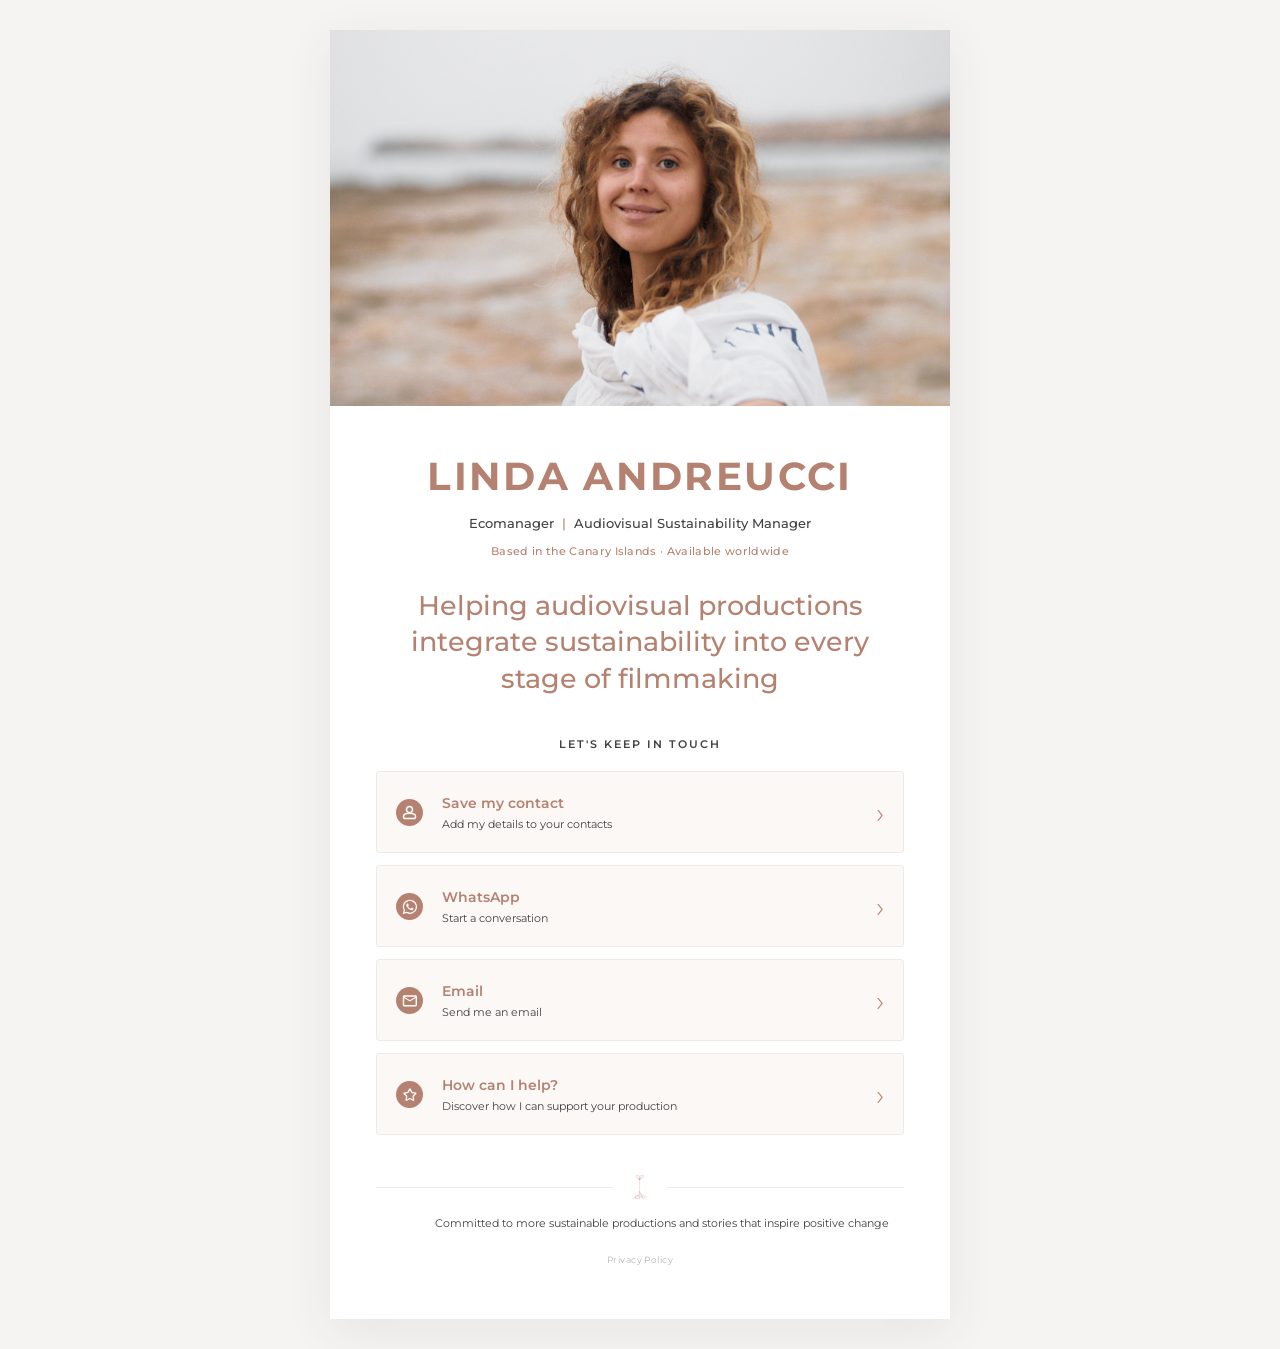
<file: index.html>
<!DOCTYPE html>
<html lang="en">
    
<head>
    <script defer src="https://cloud.umami.is/script.js" data-website-id="87190fb9-3435-491d-8fab-f6ba2c888de2"></script>
    <meta charset="UTF-8">
    <meta name="viewport" content="width=device-width, initial-scale=1.0">

    <title>Linda Andreucci | Audiovisual Sustainability Manager</title>

    <meta name="description"
        content="Audiovisual Sustainability Manager based in the Canary Islands. Helping audiovisual productions integrate sustainability into every stage of filmmaking.">

<meta property="og:type" content="website">

<meta property="og:title"
      content="Linda Andreucci | Audiovisual Sustainability Manager">

<meta property="og:description"
      content="Helping audiovisual productions integrate sustainability into every stage of filmmaking.">

<meta property="og:image"
      content="https://lindaandreucci.github.io/img/preview.jpg">

<meta property="og:url"
      content="https://lindaandreucci.github.io/">

<meta property="og:site_name"
      content="Linda Andreucci">
    
    <link rel="preconnect" href="https://fonts.googleapis.com">
    <link rel="preconnect" href="https://fonts.gstatic.com" crossorigin>

    <link href="https://fonts.googleapis.com/css2?family=Montserrat:wght@300;400;500;600;700;800&display=swap"
        rel="stylesheet">

    <link rel="stylesheet" href="style.css">
    
    <link rel="icon" type="image/png" href="img/favicon.png">
    <link rel="apple-touch-icon" href="img/favicon.png">

</head>

<body>

    <main>

        <section class="hero">

            <img src="img/profile.jpg" alt="Linda Andreucci">

        </section>

        <section class="content">

            <h1>LINDA ANDREUCCI</h1>

           <p class="role">
    <span>Ecomanager</span>
    <span class="divider">|</span>
    <span>Audiovisual Sustainability Manager</span>
</p>

            <p class="location">
                Based in the Canary Islands · Available worldwide
            </p>

            <h2>
                Helping audiovisual productions integrate sustainability into every stage of filmmaking
            </h2>

            <div class="contact-title">

                LET'S KEEP IN TOUCH

            </div>

            <div class="cards">

                <a class="card" href="contact.vcf" data-umami-event="save-contact">

                    <div class="icon">
                        <img src="img/contact.svg" alt="">
                    </div>

                    <div class="text">

                        <h3>Save my contact</h3>

                        <p>Add my details to your contacts</p>

                    </div>

                    <div class="arrow">

                        ›

                    </div>

                </a>

                <a class="card"
                   href="https://wa.me/34650588721" target="_blank" data-umami-event="whatsapp-click">

                    <div class="icon">
                        <img src="img/whatsapp.svg" alt="">
                    </div>

                    <div class="text">

                        <h3>WhatsApp</h3>

                        <p>Start a conversation</p>

                    </div>

                    <div class="arrow">

                        ›

                    </div>

                </a>
                
                    <a class="card"
                    href="mailto:linda.andreucci.pro@gmail.com" data-umami-event="email-click">

                    <div class="icon">
                        <img src="img/email.svg" alt="">
                    </div>

                    <div class="text">

                        <h3>Email</h3>

                        <p>Send me an email</p>

                    </div>

                    <div class="arrow">

                        ›

                    </div>

                </a>

            <a class="card" href="services.html">

    <div class="icon">
        <img src="img/services.svg" alt="">
    </div>

    <div class="text">

        <h3>How can I help?</h3>

        <p>Discover how I can support your production</p>

    </div>

    <div class="arrow">

        ›

    </div>

</a>

            </div>

            <footer>

                <div class="line"></div>

                <img src="img/leaf.svg" alt="" class="leaf">

                <div class="line"></div>

            </footer>

            <p class="footer-text">Committed to more sustainable productions and stories that inspire positive change</p>

            <p class="privacy-link">
                <a href="privacy.html">Privacy Policy</a>
            </p>
            
        </section>

    </main>

</body>

</html>
</file>
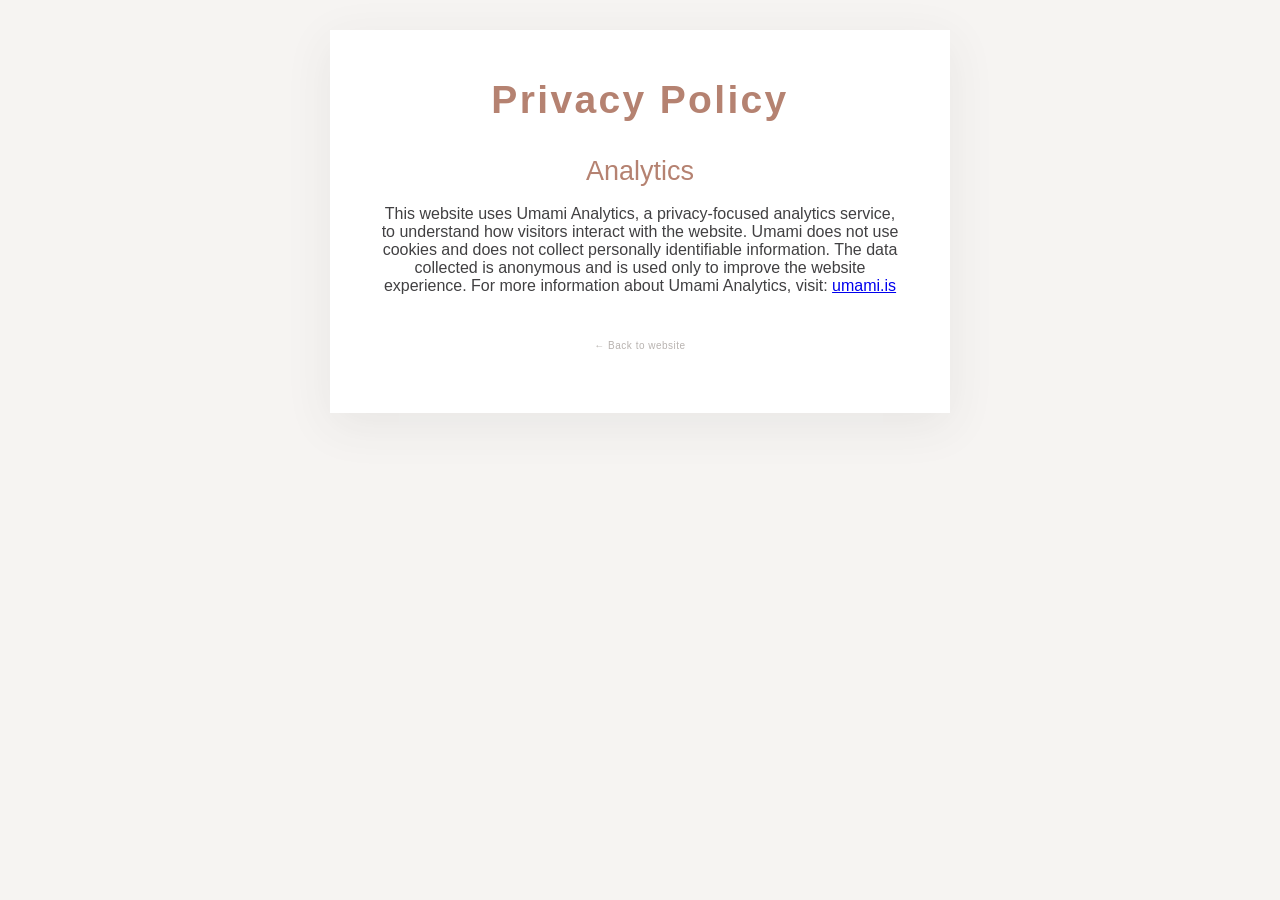
<file: privacy.html>
<!DOCTYPE html>
<html lang="en">

<head>
    <meta charset="UTF-8">
    <meta name="viewport" content="width=device-width, initial-scale=1.0">

    <title>Privacy Policy | Linda Andreucci</title>

    <link rel="stylesheet" href="style.css">
</head>

<body>

<main class="content">

    <h1>Privacy Policy</h1>

    <h2>Analytics</h2>

    <p>
        This website uses Umami Analytics, a privacy-focused analytics service,
        to understand how visitors interact with the website.
    
        Umami does not use cookies and does not collect personally identifiable
        information. The data collected is anonymous and is used only to improve
        the website experience.
    
        For more information about Umami Analytics, visit:
        <a href="https://umami.is" target="_blank">umami.is</a>
    </p>

<p class="privacy-back">
    <a href="index.html">← Back to website</a>
</p>
    
</main>

</body>
    
</html>
</file>
<file: style.css>
:root {
    --primary: #B58271;
    --body-text: #414042;
    --line: #F1E9E4;
    --card-bg: #FBF8F5;
    --white: #FFFFFF;
}

* {
    box-sizing: border-box;
}

html {
    scroll-behavior: smooth;
}

body {
    margin: 0;
    background: var(--white);
    color: var(--body-text);
    font-family: "Montserrat", sans-serif;
    -webkit-font-smoothing: antialiased;
}

main {
    width: 100%;
    max-width: 620px;
    margin: 0 auto;
    overflow: hidden;
}

/* FOTO */

.hero {
    width: 100%;
    max-height: 560px;
    overflow: hidden;
}

.hero img {
    display: block;
    width: 100%;
    height: auto;
    max-height: 560px;
    object-fit: cover;
    object-position: center;
}

/* CONTENUTO */

.content {
    padding: 42px 28px 46px;
    text-align: center;
}

h1 {
    margin: 0;
    color: var(--primary);
    font-size: clamp(25px, 7vw, 39px);
    font-weight: 700;
    letter-spacing: 0.06em;
    line-height: 1.15;
}

.role {
    margin: 14px auto 0;
    max-width: 500px;
    color: var(--body-text);
    font-size: 13px;
    font-weight: 500;
    line-height: 1.6;
}

.role .divider {
    color: var(--primary);
    padding: 0 4px;
}

.location {
    margin: 10px 0 0;
    color: var(--primary);
    font-size: 11px;
    font-weight: 500;
    letter-spacing: 0.03em;
}

h2 {
    max-width: 480px;
    margin: 30px auto 0;
    color: var(--primary);
    font-size: clamp(20px, 5.5vw, 27px);
    font-weight: 500;
    line-height: 1.35;
}

.contact-title {
    margin: 40px 0 20px;
    color: var(--body-text);
    font-size: 11px;
    font-weight: 600;
    letter-spacing: 0.18em;
}

/* CARD */

.cards {
    display: grid;
    gap: 12px;
}

.card {
    display: grid;
    grid-template-columns: 46px 1fr 20px;
    align-items: center;
    min-height: 82px;
    padding: 14px 19px;
    background: var(--card-bg);
    border: 1px solid var(--line);
    border-radius: 3px;
    color: inherit;
    text-align: left;
    text-decoration: none;
    transition:
        transform 0.2s ease,
        box-shadow 0.2s ease,
        background 0.2s ease;
}

.card:hover {
    transform: translateY(-2px);
    box-shadow: 0 8px 22px rgba(65, 64, 66, 0.08);
    background: #FFFDFC;
}

.card:active {
    transform: translateY(0);
}

.icon {
    display: flex;
    align-items: center;
    justify-content: flex-start;
}

.icon img {
    display: block;
    width: 27px;
    height: 27px;
    object-fit: contain;
}

.text h3 {
    margin: 0;
    color: var(--primary);
    font-size: 14px;
    font-weight: 600;
}

.text p {
    margin: 5px 0 0;
    color: var(--body-text);
    font-size: 11px;
    font-weight: 400;
}

.arrow {
    color: var(--primary);
    font-size: 29px;
    font-weight: 300;
    line-height: 1;
    text-align: right;
}

/* FOOTER */

footer {
    display: flex;
    align-items: center;
    gap: 15px;
    margin-top: 40px;
}

.line {
    flex: 1;
    height: 1px;
    background: var(--line);
}

.leaf {
    display: block;
    width: 24px;
    height: 24px;
    object-fit: contain;
}

.footer-text {
    max-width: 410px;
    margin: 15px auto;
    color: var(--body-text);
    font-size: 10px;
    font-weight: 400;
    line-height: 1.7;
    text-align: center;
}
@media (min-width: 621px) {
    .footer-text {
        white-space: nowrap;
        font-size: 11px;
    }
}

/* TABLET E DESKTOP */

@media (min-width: 621px) {
    body {
        padding: 30px 0;
        background: #F6F4F2;
    }

    main {
        background: var(--white);
        box-shadow: 0 12px 45px rgba(65, 64, 66, 0.08);
    }

    .content {
        padding: 48px 46px 52px;
    }
}

/* MOBILE PICCOLI */

@media (max-width: 380px) {
    .content {
        padding-right: 20px;
        padding-left: 20px;
    }

    .card {
        grid-template-columns: 42px 1fr 18px;
        padding-right: 15px;
        padding-left: 15px;
    }

    .text h3 {
        font-size: 13px;
    }
}

/* PRIVACY LINK (sulla pagina index)*/

.privacy-link {
    margin: 10px auto 0;
    text-align: center;
}

.privacy-link a {
    color: #B8B3B0;
    font-size: 9px;
    font-weight: 400;
    letter-spacing: 0.05em;
    text-decoration: none;
}

.privacy-link a:hover {
    color: var(--primary);
}

/* PRIVACY PAGE */

.privacy-page {
    text-align: left;
    padding-top: 55px;
    padding-bottom: 55px;
}

.privacy-page h1 {
    text-align: center;
    margin-bottom: 40px;
    color: var(--primary);
    font-size: clamp(22px, 6vw, 32px);
}

.privacy-page h2 {
    margin: 0 0 20px;
    color: var(--primary);
    font-size: 16px;
    font-weight: 600;
    letter-spacing: 0.03em;
}

.privacy-page p {
    
    margin: 0 auto 18px;
    color: var(--body-text);
    font-size: 11px;
    font-weight: 400;
    line-height: 1.9;
    text-align: left;
}

.privacy-page a {
    color: var(--primary);
    text-decoration: none;
}

.privacy-page a:hover {
    opacity: 0.75;
}

.privacy-back {
    text-align: center !important;
    margin-top: 45px !important;
    font-size: 10px !important;
    letter-spacing: 0.05em;
}

.privacy-back a {
    color: #B8B3B0;
    text-decoration: none;
}

.privacy-back a:hover {
    color: var(--primary);
}

/* =========================
   SERVICES PAGE
========================= */

.services-page {
    text-align: left;
}

/* TOP */

.services-top {
    position: relative;
    min-height: 32px;
    margin-bottom: 10px;
}

.services-back {
    position: absolute;
    left: 0;
    top: 0;
    margin: 0;
    color: var(--primary);
    font-size: 32px;
    font-weight: 300;
    line-height: 1;
    text-decoration: none;
}

.leaf-head {
    display: block;
    width: 30px;
    height: 30px;
    margin: 0 auto;
    object-fit: contain;
}

/* HEADER */

.services-header {
    margin-bottom: 30px;
    text-align: center;
}

.services-name {
    margin: 0;
    color: var(--primary);
    font-size: 15px;
    font-weight: 700;
    letter-spacing: 0.16em;
    opacity: 0.5;
}

.services-quote {
    margin: 22px auto 0;
    color: var(--primary);
    font-size: 13px;
    font-weight: 300;
    font-family: "Montserrat", sans-serif;
    font-style: italic;
    line-height: 1.5;
}


/* INTRO */

.services-intro {
    margin-bottom: 30px;
}

.services-intro h2 {
    font-size: clamp(12px, 5vw, 19px);
    margin-top: 0;
    margin-left: 0;
    text-align: left;
}

.services-intro p {    
    color: var(--body-text);
    font-size: 11px;
    font-weight: 400;
    line-height: 1.8;
}

/* PHASE */

.service-phase {
    margin-bottom: 30px;
}

.service-phase h2 {
    margin: 0 0 12px;
    font-size: clamp(12px, 5vw, 19px);
    font-weight: 500;
}

.phase-description {
    margin: 0 0 25px;
    color: var(--body-text);
    font-size: 11px;
    font-weight: 400;
    line-height: 1.8;
}

/* SERVICE LIST */

.service-list {
    display: grid;
    gap: 9px;
}

/* SHORT HOMEPAGE-STYLE CARD */

.service-item {
    overflow: hidden;
    background: var(--card-bg);
    border: 1px solid var(--line);
    border-radius: 3px;
}

/* BUTTON */

.service-button {
    display: grid;
    grid-template-columns: 38px 1fr 20px;
    align-items: center;
    width: 100%;
    min-height: 58px;
    padding: 10px 19px;
    border: 0;
    background: transparent;
    color: inherit;
    font-family: "Montserrat", sans-serif;
    text-align: left;
    cursor: pointer;
}

.service-icon {
    display: flex;
    align-items: center;
    justify-content: flex-start;
    color: var(--primary);
    line-height: 1;
}

.service-icon img {
    display: block;
    width: 22px;
    height: 22px;
    object-fit: contain;
}

.service-title {
    color: var(--primary);
    font-size: 15px;
    font-weight: 600;
    line-height: 1.4;
}

.service-arrow {
    color: var(--primary);
    font-size: 29px;
    font-weight: 300;
    line-height: 1;
    text-align: right;
    transition: transform 0.2s ease;
}

/* DESCRIPTION */

.service-description {
    max-height: 0;
    padding: 0 19px;
    overflow: hidden;
    color: var(--body-text);
    font-size: 11px;
    font-weight: 400;
    line-height: 1.7;
    opacity: 0;
    transition:
        max-height 0.3s ease,
        padding 0.3s ease,
        opacity 0.25s ease;
}

/* OPEN */

.service-item.active .service-description {
    max-height: 150px;
    padding-bottom: 16px;
    opacity: 1;
}

.service-item.active .service-arrow {
    transform: rotate(90deg);
}

/* JOURNEY */

.journey {
    margin-top: 40px;
}

.journey h2 {
    margin-top: 0;
    margin-left: 0;
    font-size: clamp(12px, 5vw, 19px);
    text-align: left;
}

.journey p {
    
    margin: 10px 0 0;
    color: var(--body-text);
    font-size: 11px;
    font-weight: 400;
    line-height: 1.9;
}

.courses {
    margin-top: 10px;
    text-align: left;
}

.courses p {
    margin: 0 0 10px;
    font-size: 11px;
    line-height: 1.7;
}
.courses p:not(:last-child)::after {
    content: "";
    display: block;
    width: 35px;
    height: 1px;
    margin-top: 10px;
    background: var(--primary);
}
.courses em {
    color: var(--body-text);
    font-weight: 600;
}

.courses span {
    color: var(--primary);
    font-size: 11px;
}

/* CONTACT */

.services-contact {
    margin-top: 40px;
}

.services-contact h2 {
    margin-top: 0;
    margin-left: 0;
    font-size: clamp(12px, 5vw, 19px);
    text-align: left;
}

.services-contact p {
    margin: 16px 0 0;
    color: var(--body-text);
    font-size: 11px;
    font-weight: 400;
    line-height: 1.9;
}

.services-contact-link {
    display: inline-block;
    margin-top: 25px;
    padding: 12px 20px;
    border: 1px solid var(--primary);
    border-radius: 3px;
    color: var(--primary);
    font-size: 11px;
    font-weight: 600;
    text-decoration: none;
}

.services-contact-link:hover {
    background: var(--primary);
    color: var(--white);
}
</file>
